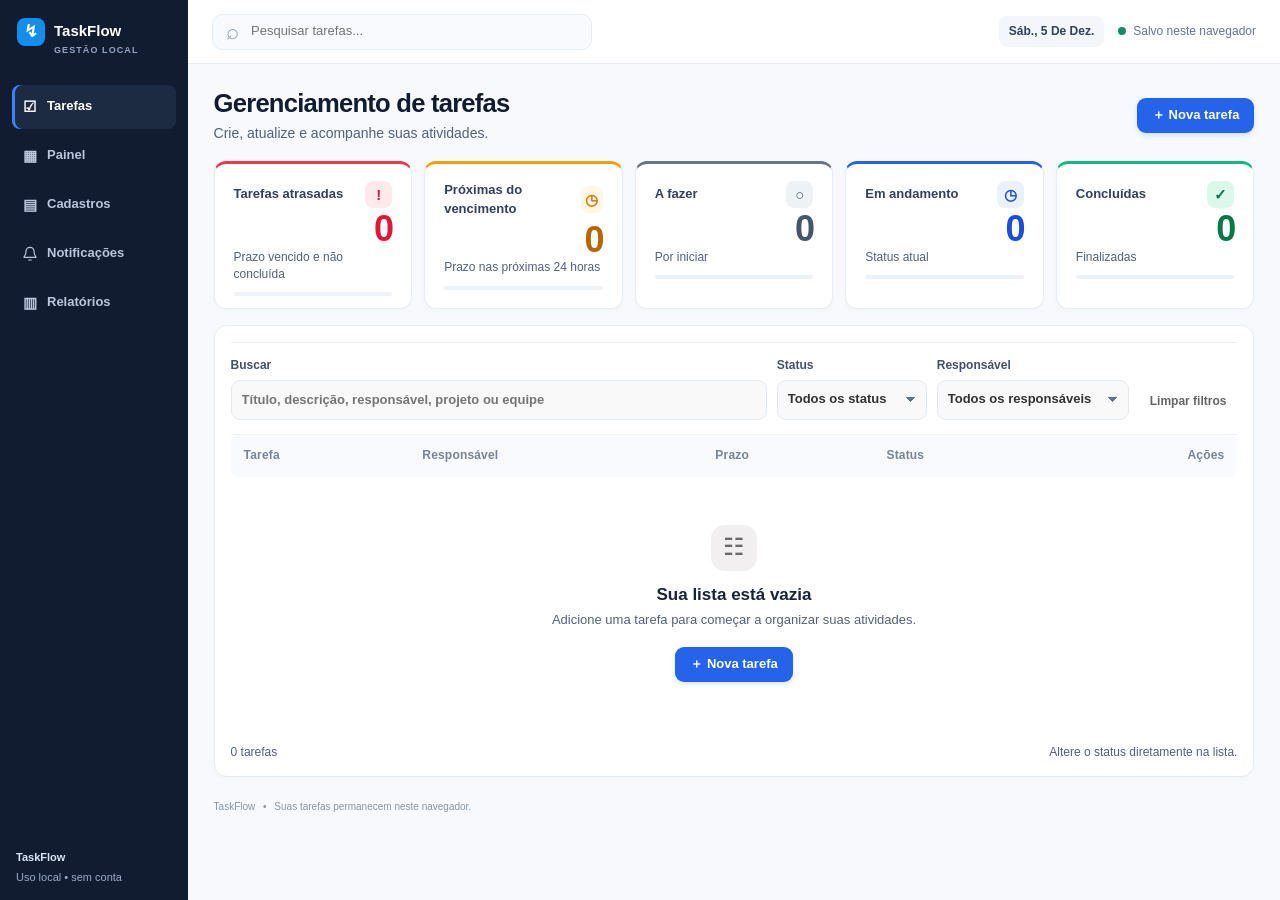
<file: index.html>
<!doctype html>
<html lang="pt-BR">
<head>
  <meta charset="utf-8">
  <meta name="viewport" content="width=device-width, initial-scale=1">
  <meta name="theme-color" content="#111c31">
  <title>TaskFlow — Gestão de tarefas</title>
  <link rel="stylesheet" href="style.css">
  <script src="js/tasks.js" defer></script>
  <script src="js/storage.js" defer></script>
  <script src="js/workspace.js" defer></script>
  <script src="js/app.js" defer></script>
</head>
<body>
  <div class="app-shell">
    <header class="topbar">
      <label id="global-search-wrap" class="global-search" hidden><span aria-hidden="true">⌕</span><input id="search" type="search" placeholder="Pesquisar tarefas..." aria-label="Pesquisar por título, descrição, responsável, projeto ou equipe"></label>
      <div class="top-actions"><span class="top-date" id="today-label"></span><span class="local-label"><span class="local-dot"></span>Salvo neste navegador</span></div>
    </header>
    <aside class="sidebar" aria-label="Navegação principal">
      <div class="sidebar-top"><a class="brand" href="#tarefas" aria-label="TaskFlow, início"><span class="brand-mark" aria-hidden="true">↯</span><span>TaskFlow<small>GESTÃO LOCAL</small></span></a><nav><a class="nav-link active" href="#tarefas" data-view="tarefas"><span aria-hidden="true">☑</span><span>Tarefas</span></a><a class="nav-link" href="#dashboard" data-view="dashboard"><span aria-hidden="true">▦</span><span>Painel</span></a><a class="nav-link" href="#cadastros" data-view="cadastros"><span aria-hidden="true">▤</span><span>Cadastros</span></a><a class="nav-link nav-notifications" href="#notificacoes" data-view="notificacoes"><span class="line-icon-wrap" aria-hidden="true"><svg class="line-icon" viewBox="0 0 24 24" fill="none" stroke="currentColor" stroke-width="1.8" stroke-linecap="round" stroke-linejoin="round"><path d="M18 8a6 6 0 0 0-12 0c0 7-3 7-3 9h18c0-2-3-2-3-9"/><path d="M10 21h4"/></svg></span><span>Notificações</span><span id="notification-count" class="nav-count" hidden>0</span></a><a class="nav-link" href="#relatorios" data-view="relatorios"><span aria-hidden="true">▥</span><span>Relatórios</span></a></nav></div>
      <div class="sidebar-foot"><span>TaskFlow</span><span>Uso local • sem conta</span></div>
    </aside>
    <main class="main-content">
      <section id="view-dashboard" class="view">
        <div class="page-heading"><div><p class="eyebrow">VISÃO GERAL</p><h1>Painel de gestão e produtividade</h1><p class="subheading"><span id="dashboard-task-count">0 tarefas</span> salvas neste navegador. Acompanhe seu fluxo de trabalho.</p></div><button class="button button-primary" data-action="new-task"><span aria-hidden="true">＋</span> Nova tarefa</button></div>
        <div class="metrics kpi-metrics" aria-label="Indicadores de tarefas">
          <article class="metric-card overdue-card"><div class="metric-top"><span>Tarefas atrasadas</span><span class="metric-icon">!</span></div><strong id="overdue-count">0</strong><small>Prazo vencido e não concluída</small><div class="metric-progress"><span id="overdue-meter"></span></div></article>
          <article class="metric-card metric-upcoming"><div class="metric-top"><span>Próximas do vencimento</span><span class="metric-icon">◷</span></div><strong id="due-soon-count">0</strong><small>Prazo nas próximas 24 horas</small><div class="metric-progress"><span id="due-soon-meter"></span></div></article>
          <article class="metric-card metric-todo"><div class="metric-top"><span>A fazer</span><span class="metric-icon">○</span></div><strong id="dashboard-todo-count">0</strong><small>Por iniciar</small><div class="metric-progress"><span id="dashboard-todo-meter"></span></div></article>
          <article class="metric-card metric-in-progress"><div class="metric-top"><span>Em andamento</span><span class="metric-icon">◷</span></div><strong id="progress-count">0</strong><small>Status atual</small><div class="metric-progress"><span id="progress-meter"></span></div></article>
          <article class="metric-card metric-done"><div class="metric-top"><span>Concluídas</span><span class="metric-icon">✓</span></div><strong id="done-count">0</strong><small id="completion-rate">0% do total</small><div class="metric-progress"><span id="completion-meter"></span></div></article>
        </div>
        <div class="dashboard-grid">
          <section class="panel dashboard-panel status-panel"><div class="panel-heading"><div><h2>Status das tarefas</h2><p>Distribuição do fluxo atual</p></div></div><div class="status-chart"><div class="status-donut" id="status-donut" role="img" aria-label="Distribuição das tarefas por status"><div><strong id="dashboard-total">0</strong><span>TAREFAS</span></div></div><ul class="status-legend"><li><span class="legend-dot done-dot"></span><span>Concluídas</span><strong id="donut-done">0</strong></li><li><span class="legend-dot todo-dot"></span><span>A fazer</span><strong id="donut-todo">0</strong></li><li><span class="legend-dot progress-dot"></span><span>Em andamento</span><strong id="donut-progress">0</strong></li></ul></div><div class="chart-footer"><span>Totais por status</span><span class="count-pill" id="dashboard-total-label">0 tarefas</span></div></section>
          <section class="panel dashboard-panel assignee-panel"><div class="panel-heading"><div><h2>Tarefas por responsável</h2><p>Quantidade de tarefas por pessoa</p></div></div><div class="assignee-counts" id="assignee-counts"><p class="chart-empty">As tarefas com responsável aparecerão aqui.</p></div></section>
        </div>
        <section class="panel kanban-panel" aria-labelledby="kanban-title">
          <div class="panel-heading"><div><h2 id="kanban-title">Fluxo de tarefas</h2><p>Acompanhe e atualize o status das suas atividades.</p></div><button class="button button-secondary" type="button" data-action="go-tasks">Ver tarefas</button></div>
          <div class="task-kanban-board" aria-label="Quadro Kanban de tarefas">
            <section class="task-kanban-column kanban-todo"><header><div><span class="kanban-dot" aria-hidden="true"></span><h3>A fazer</h3></div><span class="count-pill" id="kanban-count-todo">0</span></header><div class="kanban-task-list" id="kanban-list-todo"></div><p class="kanban-empty" id="kanban-empty-todo" hidden>Nenhuma tarefa a fazer.</p></section>
            <section class="task-kanban-column kanban-progress"><header><div><span class="kanban-dot" aria-hidden="true"></span><h3>Em andamento</h3></div><span class="count-pill" id="kanban-count-progress">0</span></header><div class="kanban-task-list" id="kanban-list-progress"></div><p class="kanban-empty" id="kanban-empty-progress" hidden>Nenhuma tarefa em andamento.</p></section>
            <section class="task-kanban-column kanban-done"><header><div><span class="kanban-dot" aria-hidden="true"></span><h3>Concluída</h3></div><span class="count-pill" id="kanban-count-done">0</span></header><div class="kanban-task-list" id="kanban-list-done"></div><p class="kanban-empty" id="kanban-empty-done" hidden>Nenhuma tarefa concluída.</p></section>
          </div>
        </section>

      </section>
      <section id="view-tarefas" class="view" hidden>
        <div class="page-heading"><div><p class="eyebrow">ORGANIZAÇÃO</p><h1>Gerenciamento de tarefas</h1><p class="subheading">Crie, atualize e acompanhe suas atividades.</p></div><button class="button button-primary" data-action="new-task">＋ Nova tarefa</button></div>
        <div class="metrics kpi-metrics compact-metrics" aria-label="Indicadores de tarefas"><article class="metric-card overdue-card"><div class="metric-top"><span>Tarefas atrasadas</span><span class="metric-icon">!</span></div><strong id="overdue-count-tasks">0</strong><small>Prazo vencido e não concluída</small><div class="metric-progress"><span id="overdue-meter-tasks"></span></div></article><article class="metric-card metric-upcoming"><div class="metric-top"><span>Próximas do vencimento</span><span class="metric-icon">◷</span></div><strong id="due-soon-count-tasks">0</strong><small>Prazo nas próximas 24 horas</small><div class="metric-progress"><span id="due-soon-meter-tasks"></span></div></article><article class="metric-card metric-todo"><div class="metric-top"><span>A fazer</span><span class="metric-icon">○</span></div><strong id="todo-count">0</strong><small>Por iniciar</small><div class="metric-progress"><span id="todo-meter-tasks"></span></div></article><article class="metric-card metric-in-progress"><div class="metric-top"><span>Em andamento</span><span class="metric-icon">◷</span></div><strong id="progress-count-tasks">0</strong><small>Status atual</small><div class="metric-progress"><span id="progress-meter-tasks"></span></div></article><article class="metric-card metric-done"><div class="metric-top"><span>Concluídas</span><span class="metric-icon">✓</span></div><strong id="done-count-tasks">0</strong><small>Finalizadas</small><div class="metric-progress"><span id="done-meter-tasks"></span></div></article></div>
        <section class="panel task-panel"><div class="filters full-filters"><label class="filter-field search-filter"><span>Buscar</span><input id="search-secondary" type="search" placeholder="Título, descrição, responsável, projeto ou equipe"></label><label class="filter-field"><span>Status</span><select id="status-filter-secondary"><option value="">Todos os status</option><option>A fazer</option><option>Em andamento</option><option>Concluída</option></select></label><label class="filter-field"><span>Responsável</span><select id="assignee-filter-secondary"><option value="">Todos os responsáveis</option></select></label><button class="button button-quiet" id="clear-filters-secondary">Limpar filtros</button></div><div class="table-wrap"><table><thead><tr><th scope="col">Tarefa</th><th scope="col">Responsável</th><th scope="col">Prazo</th><th scope="col">Status</th><th scope="col" class="actions-heading">Ações</th></tr></thead><tbody id="task-list-secondary"></tbody></table></div><div class="empty-state" id="empty-state-secondary" hidden><span class="empty-icon" aria-hidden="true">☷</span><h3 id="empty-title-secondary">Nenhuma tarefa encontrada</h3><p id="empty-copy-secondary">Tente ajustar sua busca ou seus filtros.</p><button class="button button-primary" data-action="new-task">＋ Nova tarefa</button></div><div class="panel-footer"><span id="list-summary-secondary">0 tarefas</span><span>Altere o status diretamente na lista.</span></div></section>
      </section>
      <section id="view-notificacoes" class="view" hidden>
        <div class="page-heading"><div><p class="eyebrow">PRAZOS</p><h1>Notificações</h1><p class="subheading">Tarefas não concluídas com prazo nas próximas 24 horas.</p></div></div>
        <section class="panel task-panel"><div class="table-wrap"><table><thead><tr><th scope="col">Tarefa</th><th scope="col">Responsável</th><th scope="col">Prazo</th><th scope="col">Status</th><th scope="col" class="actions-heading">Ações</th></tr></thead><tbody id="notification-list"></tbody></table></div><div class="empty-state" id="notification-empty"><span class="empty-icon" aria-hidden="true"><svg class="line-icon" viewBox="0 0 24 24" fill="none" stroke="currentColor" stroke-width="1.8" stroke-linecap="round" stroke-linejoin="round"><path d="M18 8a6 6 0 0 0-12 0c0 7-3 7-3 9h18c0-2-3-2-3-9"/><path d="M10 21h4"/></svg></span><h3>Nenhum prazo próximo</h3><p>Quando uma tarefa vencer nas próximas 24 horas, ela aparecerá aqui.</p></div><div class="panel-footer"><span id="notification-summary">0 tarefas</span><span>Os prazos são calculados com a data e a hora locais.</span></div></section>
      </section>
      <section id="view-relatorios" class="view" hidden>
        <div class="page-heading"><div><p class="eyebrow">ACOMPANHAMENTO</p><h1>Relatórios de tarefas</h1><p class="subheading">Resumo atual das tarefas e da distribuição por status.</p></div><button class="button button-primary" data-action="print-report">▣ Gerar relatório PDF</button></div>
        <div class="metrics kpi-metrics report-metrics" aria-label="Indicadores do relatório"><article class="metric-card overdue-card"><div class="metric-top"><span>Tarefas atrasadas</span><span class="metric-icon">!</span></div><strong id="report-overdue">0</strong><small>Prazo vencido e não concluída</small><div class="metric-progress"><span id="report-overdue-meter"></span></div></article><article class="metric-card metric-upcoming"><div class="metric-top"><span>Próximas do vencimento</span><span class="metric-icon">◷</span></div><strong id="report-due-soon">0</strong><small>Prazo nas próximas 24 horas</small><div class="metric-progress"><span id="report-due-soon-meter"></span></div></article><article class="metric-card metric-todo"><div class="metric-top"><span>A fazer</span><span class="metric-icon">○</span></div><strong id="report-todo">0</strong><small>Por iniciar</small><div class="metric-progress"><span id="report-todo-meter"></span></div></article><article class="metric-card metric-in-progress"><div class="metric-top"><span>Em andamento</span><span class="metric-icon">◷</span></div><strong id="report-progress">0</strong><small>Status atual</small><div class="metric-progress"><span id="report-progress-meter"></span></div></article><article class="metric-card metric-done"><div class="metric-top"><span>Concluídas</span><span class="metric-icon">✓</span></div><strong id="report-done">0</strong><small>Finalizadas</small><div class="metric-progress"><span id="report-done-meter"></span></div></article></div>
        <section class="panel report-panel"><div class="panel-heading"><div><h2>Responsáveis do relatório</h2><p>Marque uma ou mais pessoas para gerar um PDF somente com as tarefas selecionadas.</p></div></div><fieldset class="report-assignee-filter"><legend>Responsáveis</legend><div id="report-assignee-options" class="report-assignee-options"><p class="chart-empty">Nenhum responsável cadastrado.</p></div><small>Sem seleção, o relatório inclui todos os responsáveis que atendem aos filtros ativos.</small></fieldset><div class="panel-heading report-summary-heading"><div><h2>Resumo do andamento</h2><p>Indicadores do conjunto selecionado</p></div><span id="report-date" class="date-chip"></span></div><div class="report-bars"><div class="bar-row"><div><span>A fazer</span><strong id="bar-todo-value">0</strong></div><div class="bar-track"><span id="bar-todo"></span></div></div><div class="bar-row"><div><span>Em andamento</span><strong id="bar-progress-value">0</strong></div><div class="bar-track"><span id="bar-progress"></span></div></div><div class="bar-row"><div><span>Concluídas</span><strong id="bar-done-value">0</strong></div><div class="bar-track"><span id="bar-done"></span></div></div><div class="bar-row overdue-bar"><div><span>Atrasadas</span><strong id="bar-overdue-value">0</strong></div><div class="bar-track"><span id="bar-overdue"></span></div></div></div><p class="report-note">O relatório para impressão respeita a busca, os filtros e os responsáveis selecionados. Na janela de impressão, escolha “Salvar como PDF”.</p></section>
      </section>
      <section id="view-cadastros" class="view" hidden>
        <div class="page-heading"><div><p class="eyebrow">ORGANIZAÇÃO LOCAL</p><h1>Cadastros</h1><p class="subheading">Organize usuários, equipes e projetos para relacioná-los às tarefas.</p></div></div>
        <div class="registry-tabs" role="tablist" aria-label="Tipo de cadastro"><button class="registry-tab active" type="button" role="tab" aria-selected="true" data-registry-kind="users">Usuários</button><button class="registry-tab" type="button" role="tab" aria-selected="false" data-registry-kind="teams">Equipes</button><button class="registry-tab" type="button" role="tab" aria-selected="false" data-registry-kind="projects">Projetos</button></div>
        <p class="registry-note">Cadastros salvos somente neste navegador. Usuários aqui são responsáveis e registros de equipe; não criam login ou senha.</p>
        <div class="registry-layout"><section class="panel registry-form-panel"><div class="panel-heading"><div><h2 id="registry-form-title">Novo usuário</h2><p id="registry-form-copy">Cadastre pessoas para sugeri-las como responsáveis.</p></div></div><form id="registry-form" novalidate><div id="registry-fields" class="registry-fields"></div><p id="registry-error" class="form-error-summary" role="alert" hidden></p><div class="registry-actions"><button id="registry-cancel" class="button button-secondary" type="button" hidden>Cancelar edição</button><button id="registry-submit" class="button button-primary" type="submit">Adicionar usuário</button></div></form></section><section class="panel registry-list-panel"><div class="panel-heading"><div><h2 id="registry-list-title">Usuários cadastrados</h2><p id="registry-list-copy">Pessoas disponíveis para atribuição.</p></div><span id="registry-count" class="count-pill">0</span></div><div id="registry-list" class="registry-list"></div><div id="registry-empty" class="empty-state"><span class="empty-icon" aria-hidden="true">▤</span><h3>Nenhum cadastro ainda</h3><p>Adicione o primeiro registro neste navegador.</p></div></section></div>
      </section>
      <section id="view-projeto" class="view" hidden>
        <div class="page-heading project-heading"><div><p class="eyebrow">ENGENHARIA DE SOFTWARE · ROADMAP</p><h1>Ciclo de vida do TaskFlow</h1><p class="subheading">Visão de produto para planejar, desenvolver, revisar e entregar o MVP.</p></div><span class="project-version">MVP local · v1</span></div>
        <section class="project-overview panel"><div class="project-overview-top"><div><span class="project-kicker">ESCOPO ATUAL</span><h2>Um gerenciador de tarefas simples, local e verificável</h2><p>O MVP permite cadastrar, editar, excluir e acompanhar tarefas no navegador. HTML, CSS e JavaScript puro mantêm a aplicação fácil de executar e explicar em uma apresentação acadêmica.</p></div><span class="mvp-badge"><span></span> MVP sem backend</span></div><div class="project-facts"><div><small>Persistência</small><strong>localStorage</strong></div><div><small>Interface</small><strong>Dashboard responsivo</strong></div><div><small>Qualidade</small><strong>Validação + testes de regra</strong></div><div><small>Fora do MVP</small><strong>Login, API e nuvem</strong></div></div><p class="learning-note"><strong>Trilha de engenharia:</strong> o modelo de tarefas e as regras em funções reaproveitam conceitos de tipos, decomposição e controle de fluxo estudados em C e lógica. Os testes ajudam a exercitar casos de borda; IA pode apoiar estudo e revisão, mas não é dependência nem serviço da aplicação.</p></section>
        <div class="project-board-heading"><div><div class="title-line"><h2>Quadro de evolução do produto</h2><span class="count-pill">Roadmap da equipe</span></div><p>Este planejamento é separado das tarefas pessoais armazenadas no navegador.</p></div><span class="board-updated">Estado do MVP documentado</span></div>
        <div class="project-board" aria-label="Quadro Kanban do ciclo de vida do TaskFlow">
          <section class="board-column backlog-column"><header><div><span class="column-dot"></span><h3>Backlog</h3></div><span class="column-count">4</span></header><p class="column-caption">Evoluções futuras, fora do MVP atual</p><article class="roadmap-card"><span class="roadmap-tag tag-product">Produto</span><h4>Prioridade e ordenação de tarefas</h4><p>Adicionar prioridade ao modelo e ordenar a lista sem alterar os status existentes.</p><footer><span>US futura</span><span>Escopo a aprovar</span></footer></article><article class="roadmap-card"><span class="roadmap-tag tag-platform">Plataforma</span><h4>API REST e persistência compartilhada</h4><p>Planejar backend e banco de dados apenas se houver requisito de sincronização multiusuário.</p><footer><span>Arquitetura</span><span>Fora do MVP</span></footer></article><article class="roadmap-card"><span class="roadmap-tag tag-security">Acesso</span><h4>Autenticação e perfis</h4><p>Definir usuários e autorização somente junto com uma arquitetura de servidor e requisitos de privacidade.</p><footer><span>Dependência: API</span><span>Fora do MVP</span></footer></article><article class="roadmap-card"><span class="roadmap-tag tag-quality">Dados</span><h4>Importação e restauração de backup</h4><p>Validar schema e pedir confirmação antes de substituir dados locais por um JSON.</p><footer><span>Integridade</span><span>Proposta futura</span></footer></article></section>
          <section class="board-column todo-column"><header><div><span class="column-dot"></span><h3>A Fazer</h3></div><span class="column-count">3</span></header><p class="column-caption">Próximos passos técnicos imediatos</p><article class="roadmap-card"><span class="roadmap-tag tag-quality">Testes</span><h4>Automatizar fluxos de interface</h4><p>Cobrir formulário, calendário, edição, exclusão confirmada e alteração de status no DOM.</p><footer><span>Critério: regressão</span><span>Prioridade alta</span></footer></article><article class="roadmap-card"><span class="roadmap-tag tag-ux">Acessibilidade</span><h4>Revisar teclado e telas estreitas</h4><p>Conferir foco, leitura dos diálogos, contraste e rolagem do quadro em viewport móvel.</p><footer><span>UX / a11y</span><span>Prioridade alta</span></footer></article><article class="roadmap-card"><span class="roadmap-tag tag-quality">Relatórios</span><h4>Validar JSON e impressão no navegador</h4><p>Checar download, conteúdo filtrado, janela bloqueada e saída “Salvar como PDF”.</p><footer><span>RF05 / RF06</span><span>Prioridade média</span></footer></article></section>
          <section class="board-column progress-column"><header><div><span class="column-dot"></span><h3>Em Desenvolvimento</h3></div><span class="column-count">2</span></header><p class="column-caption">Frente atual de evolução técnica</p><article class="roadmap-card"><span class="roadmap-tag tag-ui">Interface</span><h4>Integrar o roadmap ao dashboard</h4><p>Adicionar uma visão de projeto com colunas, resumo do MVP e próximos critérios de aceite.</p><footer><span>DOM / navegação</span><span>Iteração atual</span></footer></article><article class="roadmap-card"><span class="roadmap-tag tag-logic">Qualidade</span><h4>Ampliar testes de fronteira das datas</h4><p>Verificar virada de mês/ano, ano bissexto e bloqueio de dias anteriores à data local.</p><footer><span>Regras de estado</span><span>Iteração atual</span></footer></article></section>
          <section class="board-column review-column"><header><div><span class="column-dot"></span><h3>Em Revisão</h3></div><span class="column-count">2</span></header><p class="column-caption">Validação antes de considerar entregue</p><article class="roadmap-card"><span class="roadmap-tag tag-ux">Usabilidade</span><h4>Executar revisão visual no navegador</h4><p>Comparar o dashboard e o calendário com o Stitch em desktop, tablet e celular.</p><footer><span>Revisão manual</span><span>Ambiente pendente</span></footer></article><article class="roadmap-card"><span class="roadmap-tag tag-quality">Code review</span><h4>Revisar fluxos CRUD completos</h4><p>Confirmar cancelar/salvar, excluir/cancelar, persistência após recarregar e mensagens de erro.</p><footer><span>Critérios HU01–HU05</span><span>Revisão manual</span></footer></article></section>
          <section class="board-column done-column"><header><div><span class="column-dot"></span><h3>Concluído</h3></div><span class="column-count">5</span></header><p class="column-caption">Entregue no estado atual do MVP</p><article class="roadmap-card done-card"><span class="roadmap-tag tag-done">MVP</span><h4>Dashboard e gerenciamento local</h4><p>Indicadores reais, busca, filtros, cadastro, edição, exclusão e atualização de status.</p><footer><span>HTML / CSS / JS</span><span>Entregue</span></footer></article><article class="roadmap-card done-card"><span class="roadmap-tag tag-done">Dados</span><h4>Persistência protegida</h4><p>localStorage versionado, validação de registros e proteção contra sobrescrita inválida.</p><footer><span>taskflow.tasks.v1</span><span>Entregue</span></footer></article><article class="roadmap-card done-card"><span class="roadmap-tag tag-done">Prazo</span><h4>Calendário com datas válidas</h4><p>Calendário próprio, dias passados bloqueados e prazo editável mesmo em tarefa concluída.</p><footer><span>Data local</span><span>Entregue</span></footer></article><article class="roadmap-card done-card"><span class="roadmap-tag tag-done">Exportação</span><h4>JSON e relatório imprimível</h4><p>Exportação local e página de impressão com busca e filtros aplicados.</p><footer><span>Sem serviços externos</span><span>Entregue</span></footer></article><article class="roadmap-card done-card"><span class="roadmap-tag tag-done">Testes</span><h4>Testes automatizados de regras</h4><p>12 cenários unitários de validação, status, filtros, armazenamento e datas.</p><footer><span>node tests/run-tests.js</span><span>12 aprovados</span></footer></article></section>
        </div>
        <section class="project-detail-grid"><article class="panel detail-panel"><div class="panel-heading"><div><h2>Histórias para as próximas evoluções</h2><p>Critérios verificáveis para orientar novas entregas</p></div></div><div class="story-list"><details class="story-item" open><summary><span>US01 · Priorizar tarefas</span><span class="story-status">Backlog</span></summary><p>Como usuário, quero definir prioridade para organizar o que precisa de atenção primeiro.</p><ul><li>Prioridade aceita valores definidos e aparece na lista.</li><li>Posso filtrar e ordenar sem perder os filtros de status e responsável.</li><li>A prioridade permanece após recarregar a aplicação.</li></ul></details><details class="story-item"><summary><span>US02 · Restaurar backup local</span><span class="story-status">Backlog</span></summary><p>Como usuário, quero importar um backup JSON para recuperar minhas tarefas em outro perfil do navegador.</p><ul><li>O arquivo é validado antes de qualquer gravação.</li><li>Dados inválidos geram mensagem clara e não alteram os registros atuais.</li><li>Substituir ou mesclar dados exige confirmação explícita.</li></ul></details><details class="story-item"><summary><span>US03 · Visualizar tarefas em Kanban</span><span class="story-status">Proposta</span></summary><p>Como usuário, quero ver minhas tarefas agrupadas por status para entender o fluxo de trabalho.</p><ul><li>As colunas refletem apenas A fazer, Em andamento e Concluída.</li><li>Mover uma tarefa atualiza status, lista e localStorage.</li><li>A visualização respeita busca e filtros ativos e funciona por teclado.</li></ul></details></div></article><article class="panel detail-panel"><div class="panel-heading"><div><h2>Práticas para elevar o projeto</h2><p>Fluxo simples, rastreável e adequado ao portfólio</p></div></div><div class="practice-list"><div><span class="practice-index">01</span><p><strong>Git por entrega pequena</strong><br>Use `main` estável e branches `feat/`, `fix/` e `docs/`; faça commits claros como `feat: add project roadmap`.</p></div><div><span class="practice-index">02</span><p><strong>Revisão antes de integrar</strong><br>Abra PR com contexto, critérios de aceite, capturas e evidências dos testes; evite commits grandes sem escopo.</p></div><div><span class="practice-index">03</span><p><strong>Separação que já existe</strong><br>Mantenha regras em `js/tasks.js`, persistência em `js/storage.js`, interface em `js/app.js` e estilos em `style.css`.</p></div><div><span class="practice-index">04</span><p><strong>Aprender com rastreabilidade</strong><br>Relacione cada requisito a uma história, teste e decisão. Conceitos de C e lógica ajudam a explicar modelo, estado, validação e casos de borda; use IA como apoio de estudo e revisão, validando cada sugestão.</p></div></div><div class="next-command"><strong>Comando de regressão</strong><code>node tests/run-tests.js</code></div></article></section>
      </section>
      <footer class="app-footer">TaskFlow <span>•</span> Suas tarefas permanecem neste navegador.</footer>
    </main>
  </div>
  <div id="toast" class="toast" role="status" aria-live="polite" hidden></div>
  <dialog id="task-dialog" class="task-dialog" aria-labelledby="dialog-title"><form id="task-form" novalidate><div class="dialog-heading"><div><span class="dialog-symbol" aria-hidden="true">☑</span><h2 id="dialog-title">Nova tarefa</h2></div><button class="icon-button" type="button" data-action="close-dialog" aria-label="Fechar">×</button></div><div class="dialog-body"><div id="form-error-summary" class="form-error-summary" role="alert" hidden></div><input id="task-id" type="hidden"><label class="form-field"><span>Título da tarefa <b>* Obrigatório</b></span><input id="task-title" name="title" maxlength="120" required aria-required="true" placeholder="Ex.: Preparar apresentação"><small class="field-error" id="title-error"></small></label><div class="task-details-grid"><label class="form-field description-field"><span>Descrição <small class="optional-label">Opcional</small></span><textarea id="task-description" name="description" rows="5" maxlength="1000" placeholder="Adicione detalhes ou observações (opcional)"></textarea></label><div class="task-meta-fields"><label class="form-field"><span>Responsável <b>* Obrigatório</b></span><input id="task-assignee" name="assignee" list="registered-users" maxlength="80" required aria-required="true" placeholder="Nome da pessoa responsável"><datalist id="registered-users"></datalist><small class="field-error" id="assignee-error"></small></label><label class="form-field"><span>Projeto <small class="optional-label">Opcional</small></span><select id="task-project" name="projectId"><option value="">Sem projeto</option></select></label><label class="form-field"><span>Equipe <small class="optional-label">Opcional</small></span><select id="task-team" name="teamId"><option value="">Sem equipe</option></select></label><div class="form-field date-field"><label for="task-due-date">Prazo e horário <b>* Obrigatório</b></label><div class="deadline-input-wrap"><div class="deadline-part date-part"><input id="task-due-date" name="dueDate" type="text" readonly required aria-required="true" aria-haspopup="dialog" aria-expanded="false" aria-label="Data do prazo" placeholder="Selecione uma data"><button id="open-date-picker" type="button" class="date-picker-toggle" aria-label="Abrir calendário do prazo" aria-controls="calendar-picker">▦</button></div><div class="deadline-part time-part"><input id="task-due-time" name="dueTime" type="time" step="60" required aria-required="true" aria-describedby="time-error" aria-label="Horário do prazo"><button id="open-time-picker" type="button" class="time-picker-toggle" aria-label="Selecionar horário do prazo">◷</button></div></div><small class="date-hint">Escolha uma data e um horário. O prazo pode ser alterado mesmo após concluir a tarefa.</small><small class="field-error" id="date-error"></small><small class="field-error" id="time-error"></small><div id="calendar-picker" class="calendar-picker" role="group" aria-label="Selecionar prazo" hidden><div class="calendar-head"><button id="calendar-prev" type="button" aria-label="Mês anterior">‹</button><strong id="calendar-month"></strong><button id="calendar-next" type="button" aria-label="Próximo mês">›</button></div><div class="calendar-weekdays" aria-hidden="true"><span>Seg</span><span>Ter</span><span>Qua</span><span>Qui</span><span>Sex</span><span>Sáb</span><span>Dom</span></div><div id="calendar-days" class="calendar-days" role="grid" aria-label="Dias do mês"></div><p class="calendar-legend">Dias anteriores indisponíveis; hoje e horários futuros podem ser selecionados.</p></div></div></div></div><label id="status-field" class="form-field"><span>Status <b>* Obrigatório</b></span><select id="task-status" name="status" required aria-required="true"><option value="" selected disabled hidden>Selecione um status</option><option>A fazer</option><option>Em andamento</option><option>Concluída</option></select><small class="field-error" id="status-error"></small></label></div><div class="dialog-actions"><button class="button button-secondary" type="button" data-action="close-dialog">Cancelar</button><button class="button button-primary" id="save-task" type="submit">Criar tarefa</button></div></form></dialog>
  <dialog id="confirm-dialog" class="confirm-dialog" aria-labelledby="confirm-title"><form method="dialog"><span class="confirm-mark" aria-hidden="true">!</span><h2 id="confirm-title">Excluir tarefa?</h2><p id="confirm-copy">Esta ação removerá a tarefa do armazenamento local.</p><div class="dialog-actions"><button class="button button-secondary" value="cancel">Cancelar</button><button id="confirm-delete" class="button button-danger" value="confirm">Excluir tarefa</button></div></form></dialog>
</body>
</html>
</file>
<file: style.css>
:root{color-scheme:light;--canvas:#f1efef;--surface:#fff;--surface-soft:#f8f7f7;--surface-muted:#efeded;--ink:#202020;--muted:#686868;--line:#e6e4e4;--accent:#171717;--danger:#b42318;--danger-soft:#fff0ee;--radius:16px;--shadow:0 2px 8px rgba(24,24,24,.035);font-family:Inter,"Segoe UI",Arial,sans-serif}*{box-sizing:border-box}body{margin:0;background:var(--canvas);color:var(--ink);font-size:14px;line-height:1.45}button,input,select,textarea{font:inherit}button{color:inherit}.app-shell{min-height:100vh;max-width:1600px;margin:0 auto;background:var(--canvas);padding:16px 16px 0 88px;position:relative}.topbar{height:70px;position:sticky;top:16px;z-index:5;display:flex;align-items:center;gap:32px;padding:0 24px;background:rgba(248,247,247,.94);border:1px solid var(--line);border-radius:16px 16px 0 0;backdrop-filter:blur(12px)}.brand{display:flex;align-items:center;gap:10px;color:var(--ink);font-size:17px;font-weight:700;text-decoration:none;white-space:nowrap}.brand-mark{display:grid;place-items:center;width:34px;height:34px;border-radius:10px;background:var(--accent);color:white;font-weight:700}.workspace-tag{margin-left:3px;padding:4px 9px;border-radius:7px;background:#e7e5e5;color:var(--muted);font-size:11px;font-weight:600}.global-search{display:flex;align-items:center;gap:10px;width:min(440px,40vw);height:40px;margin:auto;padding:0 13px;border:1px solid var(--line);border-radius:11px;background:var(--surface);color:#868686}.global-search>span{font-size:22px}.global-search input{width:100%;border:0;outline:0;background:transparent;color:var(--ink)}.global-search:focus-within,.filter-field:focus-within,.form-field:focus-within{outline:3px solid #8882;outline-offset:1px}.top-actions{display:flex;align-items:center;gap:16px}.local-label{display:flex;align-items:center;gap:7px;color:var(--muted);font-size:12px;white-space:nowrap}.local-dot{width:8px;height:8px;border-radius:50%;background:#51856c}.avatar{width:34px;height:34px;border:0;border-radius:50%;background:#e7e5e5;font-size:11px;font-weight:700}.sidebar{position:fixed;top:86px;bottom:0;left:max(0px,calc((100vw - 1600px)/2 + 16px));z-index:6;display:flex;flex-direction:column;justify-content:space-between;width:72px;padding:16px 9px;background:#e8e6e6;border-right:1px solid var(--line)}.sidebar nav{display:grid;gap:8px}.nav-link{display:flex;flex-direction:column;align-items:center;justify-content:center;gap:3px;min-height:54px;border-radius:11px;color:#5c5c5c;text-decoration:none;font-size:10px;font-weight:600}.nav-link>span:first-child{font-size:20px}.nav-link:hover{background:#f2f1f1;color:var(--ink)}.nav-link.active{background:var(--accent);color:white;box-shadow:var(--shadow)}.sidebar-foot{display:grid;gap:4px;text-align:center;color:#777;font-size:9px}.sidebar-foot span:first-child{font-weight:700;color:#555}.main-content{min-height:calc(100vh - 86px);padding:32px clamp(18px,3vw,44px) 18px;background:#f6f4f4;border:1px solid var(--line);border-top:0;border-radius:0 0 16px 16px}.view[hidden]{display:none}.page-heading{display:flex;align-items:flex-end;justify-content:space-between;gap:20px;margin:4px 0 25px}.eyebrow{margin:0 0 6px;color:#777;font-size:10px;font-weight:700;letter-spacing:.1em}.page-heading h1{margin:0;font-size:clamp(24px,2vw,31px);letter-spacing:-.035em;line-height:1.2}.subheading{margin:6px 0 0;color:var(--muted);font-size:13px}.button{display:inline-flex;align-items:center;justify-content:center;gap:7px;min-height:38px;padding:0 14px;border:1px solid transparent;border-radius:10px;font-size:12px;font-weight:600;cursor:pointer;transition:background .15s ease,transform .15s ease}.button:active{transform:scale(.98)}.button:focus-visible,.icon-button:focus-visible,.nav-link:focus-visible{outline:3px solid #6d6d6d;outline-offset:2px}.button-primary{background:var(--accent);color:white}.button-primary:hover{background:#393939}.button-secondary{border-color:var(--line);background:#fff;color:var(--ink)}.button-secondary:hover,.button-quiet:hover{background:#eeeded}.button-quiet{min-height:36px;padding:0 10px;background:transparent;color:#656565}.button-danger{background:var(--danger);color:white}.metrics{display:grid;grid-template-columns:repeat(4,minmax(0,1fr));gap:16px;margin-bottom:22px}.metric-card{min-height:136px;padding:17px 19px;background:var(--surface);border:1px solid #eceaea;border-radius:14px;box-shadow:var(--shadow)}.metric-top{display:flex;align-items:center;justify-content:space-between;gap:10px;color:#626262;font-size:12px;font-weight:600}.metric-icon{display:grid;place-items:center;width:30px;height:30px;border-radius:8px;background:#f0eeee;color:#333;font-size:17px;font-weight:600}.metric-card>strong{display:block;margin-top:7px;font-size:38px;font-weight:600;letter-spacing:-.05em;line-height:1.1}.metric-card>small{display:block;margin-top:5px;color:#777;font-size:11px}.overdue-card .metric-icon{background:var(--danger-soft);color:var(--danger)}.overdue-card>strong{color:#252525}.panel{background:var(--surface);border:1px solid #eceaea;border-radius:17px;box-shadow:var(--shadow)}.task-panel{padding:20px 20px 0}.panel-heading{display:flex;align-items:center;justify-content:space-between;gap:16px;padding-bottom:16px}.title-line{display:flex;align-items:center;gap:10px}.panel-heading h2{margin:0;font-size:17px;letter-spacing:-.02em}.panel-heading p{margin:3px 0 0;color:#777;font-size:12px}.count-pill,.date-chip{display:inline-block;padding:4px 9px;border-radius:20px;background:#f0eeee;color:#626262;font-size:10px;font-weight:600}.filters{display:flex;align-items:end;gap:10px;padding:14px 0;border-top:1px solid #f1efef;border-bottom:1px solid #f1efef}.filter-field{display:grid;gap:5px;min-width:144px;color:#737373;font-size:10px;font-weight:600}.filter-field select,.filter-field input{height:36px;padding:0 10px;border:1px solid var(--line);border-radius:9px;background:#faf9f9;color:#333;font-size:11px;outline:0}.filter-field select{min-width:150px}.filter-spacer{flex:1}.filters>.button{min-height:36px;font-size:11px}.table-wrap{width:100%;overflow-x:auto}table{width:100%;border-collapse:collapse;text-align:left}thead{background:#f8f7f7;color:#767676;font-size:10px;letter-spacing:.015em}th{height:38px;padding:0 13px;font-weight:600;white-space:nowrap}th:first-child{border-radius:8px 0 0 8px}th:last-child{border-radius:0 8px 8px 0}td{padding:13px;border-bottom:1px solid #f1efef;vertical-align:middle}tbody tr:last-child td{border-bottom:0}.task-name{display:block;max-width:360px;overflow:hidden;color:#242424;font-size:12px;font-weight:650;text-overflow:ellipsis;white-space:nowrap}.task-description{display:block;max-width:420px;margin-top:3px;overflow:hidden;color:#777;font-size:10px;text-overflow:ellipsis;white-space:nowrap}.assignee-cell,.date-cell{color:#505050;font-size:11px;white-space:nowrap}.date-overdue{color:var(--danger);font-weight:650}.status-select{min-height:28px;padding:0 24px 0 9px;border:1px solid transparent;border-radius:20px;background:#f0eeee;color:#494949;font-size:10px;font-weight:600;cursor:pointer}.status-select[data-status="Concluída"]{background:#e9eeea;color:#425d49}.status-select[data-status="Em andamento"]{background:#eeeeee;color:#323232}.status-select:focus{outline:2px solid #888}.row-actions{display:flex;justify-content:flex-end;gap:5px}.row-action{display:grid;place-items:center;width:30px;height:30px;border:0;border-radius:8px;background:transparent;color:#666;font-size:14px;cursor:pointer}.row-action:hover{background:#f0eeee;color:var(--ink)}.row-action.delete:hover{background:var(--danger-soft);color:var(--danger)}.actions-heading{text-align:right}.panel-footer{display:flex;justify-content:space-between;gap:15px;padding:14px 0;color:#777;font-size:10px}.empty-state{padding:48px 16px;text-align:center}.empty-icon{display:inline-grid;place-items:center;width:46px;height:46px;border-radius:14px;background:#f1efef;color:#696969;font-size:24px}.empty-state h3{margin:12px 0 4px;font-size:15px}.empty-state p{margin:0 0 17px;color:#777;font-size:12px}.compact-metrics{margin-bottom:20px}.full-filters{flex-wrap:wrap}.search-filter{flex:1;min-width:220px}.search-filter input{min-width:220px}.report-panel{padding:22px 24px}.report-panel .panel-heading{border-bottom:1px solid #f0eeee}.report-bars{display:grid;gap:20px;padding:26px 0}.bar-row>div:first-child{display:flex;justify-content:space-between;margin-bottom:8px;color:#555;font-size:12px}.bar-row strong{color:#222}.bar-track{height:9px;overflow:hidden;border-radius:20px;background:#efeded}.bar-track span{display:block;width:0;height:100%;border-radius:20px;background:#242424;transition:width .2s}.overdue-bar .bar-track span{background:#ad4b42}.report-note{margin:0;padding:14px 16px;border-radius:11px;background:#f7f6f6;color:#686868;font-size:11px}.app-footer{padding:23px 0 2px;color:#858585;font-size:10px}.app-footer span{padding:0 5px}.task-dialog,.confirm-dialog{width:min(570px,calc(100% - 28px));padding:0;border:0;border-radius:16px;background:white;color:var(--ink);box-shadow:0 24px 80px #0003}.task-dialog::backdrop,.confirm-dialog::backdrop{background:#25252566;backdrop-filter:blur(3px)}.dialog-heading{display:flex;align-items:center;justify-content:space-between;padding:18px 22px;border-bottom:1px solid #eeecec;background:#faf9f9}.dialog-heading>div{display:flex;align-items:center;gap:11px}.dialog-symbol{display:grid;place-items:center;width:30px;height:30px;border-radius:9px;background:#eeeded;font-size:16px}.dialog-heading h2,.confirm-dialog h2{margin:0;font-size:17px}.icon-button{width:32px;height:32px;border:0;border-radius:8px;background:transparent;color:#777;font-size:22px;cursor:pointer}.icon-button:hover{background:#eeeded}.dialog-body{display:grid;gap:15px;padding:21px 22px}.form-field{display:grid;gap:6px;color:#484848;font-size:11px;font-weight:600}.form-field b{color:#bd423a}.form-field input,.form-field textarea,.form-field select{width:100%;padding:10px 12px;border:1px solid #e7e5e5;border-radius:9px;background:#f9f8f8;color:#222;font-size:12px;font-weight:400;outline:0}.form-field input,.form-field select{height:40px}.form-field textarea{resize:vertical;min-height:76px}.form-grid{display:grid;grid-template-columns:1fr 1fr;gap:14px}.field-error{min-height:0;color:var(--danger);font-size:10px;font-weight:500}.field-error:not(:empty){min-height:14px}.dialog-actions{display:flex;justify-content:flex-end;gap:9px;padding:0 22px 20px}.confirm-dialog{width:min(400px,calc(100% - 28px));padding:25px}.confirm-dialog form{text-align:center}.confirm-mark{display:grid;place-items:center;width:42px;height:42px;margin:0 auto 12px;border-radius:50%;background:var(--danger-soft);color:var(--danger);font-weight:700}.confirm-dialog p{margin:8px 0 22px;color:#717171;font-size:12px}.confirm-dialog .dialog-actions{padding:0}.toast{position:fixed;right:22px;bottom:22px;z-index:10;max-width:min(420px,calc(100vw - 44px));padding:12px 16px;border-radius:11px;background:#242424;color:white;font-size:12px;box-shadow:0 8px 28px #0002}.toast[data-kind="error"]{background:#9c2d25}.toast[hidden]{display:none}.report-view-title{display:none}
@media(max-width:1050px){.global-search{width:min(340px,35vw)}.workspace-tag{display:none}.filters{flex-wrap:wrap}.filter-spacer{display:none}.filters>.button{flex:1}.metrics{gap:11px}.metric-card{padding:15px}.metric-card>strong{font-size:34px}}
@media(max-width:760px){.app-shell{padding:0 0 0 0}.topbar{top:0;height:62px;padding:0 14px;border-radius:0;gap:12px}.brand{font-size:15px}.brand-mark{width:31px;height:31px}.global-search{flex:1;width:auto;min-width:0;height:36px;margin:0}.global-search input{font-size:11px}.top-actions{gap:8px}.local-label{font-size:0}.local-dot{width:9px;height:9px}.sidebar{top:auto;right:0;bottom:0;left:0;width:auto;height:62px;padding:5px 10px;border-top:1px solid var(--line);border-right:0;background:#f8f7f7}.sidebar nav{display:flex;justify-content:space-around;gap:6px}.nav-link{flex:1;min-height:50px;flex-direction:row;gap:7px;font-size:11px}.sidebar-foot{display:none}.main-content{min-height:calc(100vh - 62px);padding:23px 15px 82px;border:0;border-radius:0}.page-heading{align-items:flex-start;margin:0 0 19px}.page-heading h1{font-size:23px}.page-heading .button{min-height:36px;padding:0 10px;font-size:11px;white-space:nowrap}.subheading{font-size:11px}.metrics{grid-template-columns:repeat(2,minmax(0,1fr));gap:9px;margin-bottom:14px}.metric-card{min-height:117px;padding:13px}.metric-top{font-size:10px}.metric-icon{width:25px;height:25px;font-size:14px}.metric-card>strong{font-size:31px}.metric-card>small{font-size:9px}.task-panel{padding:15px 13px 0}.panel-heading{align-items:flex-start}.panel-heading h2{font-size:15px}.panel-heading p{font-size:10px}.panel-heading>.button{min-height:32px;padding:0 9px;font-size:10px}.filters{align-items:stretch;gap:8px}.filter-field{flex:1;min-width:calc(50% - 8px)}.filter-field select{width:100%;min-width:0}.filters>.button{flex:1;min-width:calc(50% - 8px)}.filters>.button-secondary{font-size:10px}.table-wrap{margin:0 -13px;padding:0 13px}table{min-width:690px}th{padding:0 10px}td{padding:11px 10px}.panel-footer{font-size:9px}.panel-footer span:last-child{max-width:48%;text-align:right}.full-filters .search-filter{flex-basis:100%}.search-filter input{min-width:0}.report-panel{padding:17px}.report-bars{gap:16px;padding:21px 0}.form-grid{grid-template-columns:1fr}.dialog-body{padding:17px}.dialog-heading{padding:15px 17px}.dialog-actions{padding:0 17px 17px}.app-footer{font-size:9px}}
@media(max-width:390px){.brand{gap:6px}.brand-mark{width:28px;height:28px}.brand>span:last-child{font-size:14px}.topbar{padding:0 9px}.global-search{gap:5px;padding:0 7px}.global-search>span{font-size:18px}.avatar{width:29px;height:29px}.page-heading{gap:8px}.page-heading h1{font-size:20px}.page-heading .button{font-size:10px;padding:0 8px}.metric-card{padding:11px}.metric-card>strong{font-size:28px}}
@media(prefers-reduced-motion:reduce){*,*::before,*::after{scroll-behavior:auto!important;transition:none!important}}
@media print{body{background:#fff;font-size:10pt}.app-shell{max-width:none;padding:0}.topbar,.sidebar,.page-heading>.button,.filters,.row-actions,.app-footer,.task-dialog,.confirm-dialog,.toast{display:none!important}.main-content{min-height:0;padding:0;background:#fff;border:0}.view{display:none!important}#view-dashboard{display:block!important}#view-dashboard>.page-heading{display:block;margin:0 0 16px}#view-dashboard>.page-heading::after{content:"Relatório de tarefas";display:block;font-size:11pt;color:#555;margin-top:4px}.metrics{grid-template-columns:repeat(4,1fr);gap:8px;margin-bottom:14px}.metric-card{min-height:auto;padding:10px;box-shadow:none;border:1px solid #ddd;border-radius:8px}.metric-card>strong{font-size:22pt}.panel{box-shadow:none;border:1px solid #ddd;border-radius:8px}.task-panel{padding:10px}.panel-heading{padding:0 0 8px}.table-wrap{overflow:visible}table{min-width:0}th,td{padding:6px;font-size:8pt}.task-name,.assignee-cell,.date-cell,.status-select{font-size:8pt}.task-description{white-space:normal}.status-select{padding:0;background:transparent!important;color:#222!important;-webkit-appearance:none;appearance:none}.panel-footer span:last-child{display:none}.panel-footer{padding-bottom:0}.empty-state{padding:15px}.empty-state .button{display:none}@page{margin:14mm}}
body{font-variant-numeric:tabular-nums}

/* Destaques funcionais e cabeçalho completo */
.top-date{padding:7px 10px;border-radius:9px;background:#fff;color:#494949;font-size:11px;font-weight:650;white-space:nowrap;text-transform:capitalize}
.status-select[data-status="Concluída"]{border-color:#166534;background:#16803c;color:#fff;font-weight:700}
.status-select[data-status="Concluída"]:focus{outline-color:#14532d}
.date-badge{display:inline-block;padding:5px 8px;border-radius:7px;background:#f0eeee;color:#444;font-size:11px;font-weight:600}
.date-badge.date-overdue{background:#b42318;color:#fff;font-weight:750;box-shadow:0 0 0 1px #8f1c13}
.form-field>span b{color:#a6221a;font-size:9px;font-weight:750}
.optional-label{margin-left:4px;color:#777;font-size:9px;font-weight:400}
.date-hint{color:#777;font-size:10px;font-weight:400;line-height:1.4}
.form-error-summary{padding:10px 12px;border:1px solid #b42318;border-left-width:4px;border-radius:8px;background:#fff0ee;color:#8f1c13;font-size:12px;font-weight:700}
.form-error-summary[hidden]{display:none}
.form-field [aria-invalid="true"]{border-color:#b42318;background:#fff9f8}
.topbar{position:relative;top:auto;background:#f8f7f7;backdrop-filter:none}
.status-select option{background:#fff;color:#333}
.status-select option:checked{background:#fff;color:#333}
@media(max-width:760px){.top-date{font-size:10px;padding:6px 7px}.local-label{font-size:0}.top-actions{gap:7px}}

/* Calendário próprio: passados marcados e indisponíveis, hoje/futuro ativos */
.date-field{position:relative;align-self:start}
.date-field>label{color:#484848;font-size:11px;font-weight:600}
.date-field>label b{color:#a6221a;font-size:9px;font-weight:750}
.date-input-wrap{display:flex;align-items:center;gap:0}
.date-input-wrap input{min-width:0;flex:1;border-radius:9px 0 0 9px!important;background:#f9f8f8!important;cursor:pointer}
.date-picker-toggle{width:42px;height:40px;border:1px solid #e7e5e5;border-left:0;border-radius:0 9px 9px 0;background:#f9f8f8;color:#333;font-size:16px;cursor:pointer}
.date-picker-toggle:hover{background:#eeeded}
.date-input-wrap:focus-within{outline:3px solid #8882;outline-offset:1px;border-radius:10px}
.calendar-picker{position:static;margin-top:7px;padding:12px;border:1px solid #e6e4e4;border-radius:12px;background:#fff;box-shadow:0 8px 24px rgba(32,32,32,.1)}
.calendar-picker[hidden]{display:none}
.calendar-head{display:flex;align-items:center;justify-content:space-between;gap:8px;margin-bottom:8px}
.calendar-head strong{color:#191919;font-size:12px;font-weight:700;text-transform:capitalize}
.calendar-head button{width:30px;height:30px;border:0;border-radius:8px;background:#f3f2f2;color:#171717;font-size:21px;line-height:1;cursor:pointer}
.calendar-head button:hover:not(:disabled){background:#e6e4e4}
.calendar-head button:disabled{color:#c9c7c7;cursor:not-allowed}
.calendar-weekdays,.calendar-days{display:grid;grid-template-columns:repeat(7,minmax(28px,1fr));gap:3px;text-align:center}
.calendar-weekdays{margin-bottom:4px;color:#777;font-size:9px;font-weight:600}
.calendar-weekdays span{padding:4px 0}
.calendar-day,.calendar-empty{position:relative;display:grid;place-items:center;min-width:28px;height:32px;border:1px solid transparent;border-radius:7px;background:#fff;color:#171717;font-size:11px;font-weight:750}
.calendar-day{cursor:pointer}
.calendar-day-available:hover{border-color:#171717;background:#171717;color:#fff}
.calendar-day-today{border-color:#171717}
.calendar-day-selected{background:#171717;color:#fff}
.calendar-day-past{background:#f2f1f1;color:#bcb9b9;cursor:not-allowed;font-weight:500}
.calendar-legend{display:flex;align-items:center;gap:5px;margin:10px 0 0;color:#666;font-size:9px}
.legend-past{color:#b42318;font-size:15px;font-weight:700}
.legend-future{margin-left:auto;color:#171717;font-size:10px}
.task-dialog{max-height:calc(100vh - 32px);overflow-y:auto}
.form-grid{align-items:start}
.calendar-day:focus-visible,.calendar-head button:focus-visible,.date-picker-toggle:focus-visible{outline:2px solid #171717;outline-offset:2px}

/* Visão de projeto e roadmap */
.project-heading{align-items:center}
.project-version{padding:8px 12px;border:1px solid #e5e1e0;border-radius:9px;background:#fff;color:#444;font-size:11px;font-weight:650;white-space:nowrap}
.project-overview{margin-bottom:22px;padding:22px 24px}
.project-overview-top{display:flex;justify-content:space-between;align-items:flex-start;gap:24px}
.project-kicker{color:#777;font-size:9px;font-weight:750;letter-spacing:.1em}
.project-overview h2{margin:6px 0 7px;font-size:19px;letter-spacing:-.025em}
.project-overview-top p{max-width:780px;margin:0;color:#696969;font-size:12px}
.mvp-badge{display:inline-flex;align-items:center;gap:7px;padding:7px 10px;border-radius:18px;background:#efeded;color:#333;font-size:10px;font-weight:650;white-space:nowrap}
.mvp-badge span{width:7px;height:7px;border-radius:50%;background:#27834a}
.project-facts{display:grid;grid-template-columns:repeat(4,minmax(0,1fr));gap:10px;margin-top:20px}
.project-facts>div{display:grid;gap:4px;padding:11px 12px;border-radius:10px;background:#f8f7f7}
.project-facts small{color:#777;font-size:9px}
.project-facts strong{font-size:11px;font-weight:650}
.learning-note{margin:15px 0 0;padding:12px 14px;border-left:3px solid #252525;border-radius:0 8px 8px 0;background:#f8f7f7;color:#626262;font-size:10px}
.learning-note strong{color:#252525}
.project-board-heading{display:flex;justify-content:space-between;align-items:end;gap:16px;margin:22px 0 12px}
.project-board-heading h2{margin:0;font-size:17px;letter-spacing:-.02em}
.project-board-heading p{margin:4px 0 0;color:#777;font-size:11px}
.board-updated{color:#777;font-size:10px;white-space:nowrap}
.project-board{display:grid;grid-template-columns:repeat(5,minmax(218px,1fr));align-items:start;gap:12px;overflow-x:auto;padding:2px 2px 14px;scroll-snap-type:x proximity}
.board-column{min-width:0;padding:12px;border:1px solid #e7e4e4;border-radius:14px;background:#eeecec;scroll-snap-align:start}
.board-column>header{display:flex;align-items:center;justify-content:space-between;gap:8px}
.board-column>header>div{display:flex;align-items:center;gap:8px;min-width:0}
.board-column h3{margin:0;font-size:12px;font-weight:700;white-space:nowrap}
.column-dot{width:8px;height:8px;flex:0 0 auto;border-radius:50%;background:#5e5e5e}
.progress-column .column-dot{background:#202020}
.review-column .column-dot{background:#9b7935}
.done-column .column-dot{background:#27834a}
.column-count{display:grid;place-items:center;min-width:22px;height:22px;padding:0 6px;border-radius:12px;background:#fff;color:#565656;font-size:10px;font-weight:650}
.column-caption{min-height:27px;margin:5px 0 10px;color:#747474;font-size:9px;line-height:1.4}
.roadmap-card{margin-top:8px;padding:11px 11px 9px;border:1px solid #ebe9e9;border-radius:11px;background:#fff;box-shadow:0 1px 2px rgba(32,32,32,.025)}
.roadmap-card h4{margin:7px 0 5px;color:#272727;font-size:11px;font-weight:700;line-height:1.35}
.roadmap-card p{min-height:47px;margin:0;color:#707070;font-size:9px;line-height:1.5}
.roadmap-card footer{display:flex;justify-content:space-between;gap:6px;margin-top:9px;padding-top:7px;border-top:1px solid #f0eeee;color:#777;font-size:8px}
.roadmap-tag{display:inline-flex;padding:3px 6px;border-radius:5px;background:#f0eeee;color:#555;font-size:8px;font-weight:700}
.tag-product,.tag-platform,.tag-quality,.tag-ux,.tag-ui,.tag-logic,.tag-security{background:#eeeded;color:#494949}
.tag-done{background:#e5f2e9;color:#176535}
.done-card{border-left:3px solid #27834a}
.project-detail-grid{display:grid;grid-template-columns:minmax(0,1fr) minmax(0,1fr);gap:16px;margin-top:10px}
.detail-panel{padding:18px 20px}
.detail-panel .panel-heading{padding-bottom:13px;border-bottom:1px solid #f0eeee}
.story-list{display:grid}
.story-item{padding:12px 0;border-bottom:1px solid #f0eeee}
.story-item:last-child{border-bottom:0}
.story-item summary{display:flex;justify-content:space-between;gap:10px;color:#272727;font-size:11px;font-weight:700;cursor:pointer;list-style:none}
.story-item summary::-webkit-details-marker{display:none}
.story-status{padding:3px 7px;border-radius:12px;background:#f0eeee;color:#666;font-size:8px;font-weight:600;white-space:nowrap}
.story-item>p{margin:8px 0;color:#666;font-size:10px}
.story-item ul{display:grid;gap:4px;margin:0;padding-left:17px;color:#686868;font-size:9px}
.practice-list{display:grid;gap:11px;padding:15px 0}
.practice-list>div{display:flex;gap:10px;align-items:flex-start}
.practice-index{display:grid;place-items:center;width:23px;height:23px;flex:0 0 auto;border-radius:7px;background:#efeded;color:#333;font-size:9px;font-weight:700}
.practice-list p{margin:0;color:#696969;font-size:9px;line-height:1.5}
.practice-list strong{color:#282828;font-size:10px}
.next-command{display:flex;align-items:center;justify-content:space-between;gap:10px;padding:10px 12px;border-radius:9px;background:#f4f3f3}
.next-command strong{color:#555;font-size:9px}
.next-command code{color:#202020;font-size:9px;font-weight:700}
@media(max-width:1250px){.project-board{grid-template-columns:repeat(5,minmax(230px,1fr))}.project-detail-grid{grid-template-columns:1fr}}
@media(max-width:760px){.project-heading{align-items:flex-start}.project-version{padding:6px 8px;font-size:9px}.project-overview{padding:16px}.project-overview-top{display:block}.mvp-badge{margin-top:12px}.project-overview h2{font-size:16px}.project-facts{grid-template-columns:repeat(2,minmax(0,1fr));gap:7px}.project-board-heading{align-items:flex-start;flex-direction:column}.project-board{grid-template-columns:repeat(5,minmax(250px,80vw));margin-right:-15px;padding-right:15px}.board-column{padding:11px}.detail-panel{padding:15px}.project-detail-grid{gap:12px}}

/* Dashboard baseado na nova referência: navegação marinho e acentos de status */
:root{--canvas:#f4f7fb;--surface:#fff;--surface-soft:#f8fafd;--surface-muted:#edf2f8;--ink:#142039;--muted:#62728c;--line:#e3eaf2;--accent:#2563eb;--danger:#dc193d;--danger-soft:#fff0f2;--radius:14px;--shadow:0 2px 8px rgba(18,35,62,.035)}
body{background:#edf1f6;color:var(--ink)}
.app-shell{max-width:1600px;margin:0 auto;padding:0 0 0 188px;background:#f7f9fc}
.sidebar{top:0;bottom:0;left:max(0px,calc((100vw - 1600px)/2));width:188px;padding:18px 12px 14px;background:#111c31;border:0;color:#c3cce0}
.sidebar-top{display:grid;align-content:start;gap:28px}
.brand{align-items:flex-start;gap:9px;padding:0 5px;color:#fff;font-size:15px}
.brand>span:last-child{display:grid;gap:2px;padding-top:2px}
.brand small{color:#94a4c1;font-size:7px;font-weight:600;letter-spacing:.12em}
.brand-mark{width:28px;height:28px;border-radius:8px;background:#138eea;color:#fff;font-size:17px}
.workspace-tag{display:none}
.sidebar nav{gap:5px}
.nav-link{min-height:39px;flex-direction:row;justify-content:flex-start;gap:10px;padding:0 10px;border-radius:8px;color:#bac6db;font-size:11px}
.nav-link>span:first-child{width:15px;font-size:15px;text-align:center}
.nav-link:hover{background:#1a2942;color:#fff}
.nav-link.active{background:#1c2a42;color:#fff;box-shadow:inset 3px 0 #3784ff}
.sidebar-foot{padding:0 4px;color:#9aabc6;text-align:left}
.sidebar-foot span:first-child{color:#dce6f6}
.topbar{height:64px;position:sticky;top:0;gap:18px;padding:0 24px;border:0;border-bottom:1px solid #e8edf4;border-radius:0;background:rgba(255,255,255,.97);backdrop-filter:blur(10px)}
.global-search{height:36px;width:min(380px,52vw);margin:0 auto 0 0;border-color:#e7edf5;border-radius:10px;background:#f8fafd;color:#91a0b6}
.global-search input{font-size:11px}
.top-actions{gap:14px}
.top-date{padding:7px 10px;border-radius:8px;background:#f3f6fa;color:#30415c;font-size:10px;font-weight:650}
.local-label{font-size:10px;color:#65758f}
.local-dot{background:#168b68}
.main-content{min-height:calc(100vh - 64px);padding:24px clamp(18px,2vw,30px) 20px;background:#f7f9fc;border:0;border-radius:0}
.page-heading{align-items:center;margin:0 0 18px}
.eyebrow{display:none}
.page-heading h1{font-size:clamp(21px,1.8vw,27px);letter-spacing:-.03em;color:#111c31}
.subheading{margin-top:4px;color:#74829a;font-size:11px}
.button{min-height:35px;border-radius:9px;font-size:11px}
.button-primary{background:#2563eb;box-shadow:0 2px 5px #2563eb30}
.button-primary:hover{background:#1e52c5}
.button-secondary{border-color:#e4eaf2;color:#22334e}
.metrics{gap:12px;margin-bottom:16px}
.metric-card{position:relative;min-height:112px;padding:14px 15px 12px;border:1px solid #e6edf5;border-radius:12px;box-shadow:0 2px 5px rgba(23,41,69,.025)}
.metric-top{color:#41516b;font-size:10px}
.metric-icon{width:27px;height:27px;border-radius:8px;background:#eff5ff;color:#2563eb;font-size:15px}
.metric-card>strong{margin-top:1px;text-align:right;font-size:31px;color:#111c31}
.metric-card>small{margin-top:0;color:#687994;font-size:9px}
.metric-progress{height:4px;margin-top:9px;overflow:hidden;border-radius:4px;background:#edf2f8}
.metric-progress>span{display:block;width:0;height:100%;border-radius:inherit;background:#2563eb;transition:width .2s}
.metric-done .metric-icon{background:#e8fbf3;color:#08986b}.metric-done .metric-progress>span{background:#10b981}
.metric-in-progress .metric-icon{background:#edf4ff;color:#2563eb}.metric-in-progress .metric-progress>span{background:#2563eb}
.metric-card{background:#fff;border-color:#e6edf5;border-top-width:3px}.metric-done{border-top-color:#10b981}.metric-in-progress{border-top-color:#2563eb}.overdue-card{border-top-color:#f33552;background:#fff}.overdue-card .metric-icon{background:#ffe9ed;color:#db193c}.overdue-card>strong{color:#dc193d}.overdue-card .metric-progress>span{background:#f33552}
.metric-upcoming{border-top-color:#f59e0b}.metric-upcoming .metric-icon{background:#fff7e6;color:#d97706}.metric-upcoming>strong{color:#b86508}.metric-upcoming .metric-progress>span{background:#f59e0b}
.panel{border:1px solid #e6edf5;border-radius:13px;box-shadow:0 2px 6px rgba(23,41,69,.025)}
.dashboard-grid{display:grid;grid-template-columns:minmax(260px,.95fr) minmax(340px,1.3fr);gap:14px;margin-bottom:14px}
.dashboard-bottom-grid{display:grid;grid-template-columns:repeat(2,minmax(0,1fr));gap:14px;margin-bottom:14px}
.dashboard-panel{padding:15px 16px 11px}
.dashboard-panel .panel-heading{padding-bottom:11px;border-bottom:1px solid #f0f3f7}
.dashboard-panel .panel-heading h2{font-size:12px;color:#16233b}
.dashboard-panel .panel-heading p{font-size:9px;color:#8491a5}
.status-chart{display:flex;align-items:center;justify-content:center;gap:20px;min-height:148px;padding:12px 2px}
.status-donut{display:grid;place-items:center;width:116px;height:116px;flex:0 0 auto;border-radius:50%;background:conic-gradient(#10b981 0deg var(--done-angle,0deg),#94a3b8 var(--done-angle,0deg) var(--todo-angle,0deg),#2563eb var(--todo-angle,0deg) 360deg)}
.status-donut[data-empty="true"]{background:#e8eef5}
.status-donut>div{display:grid;place-content:center;width:74px;height:74px;border-radius:50%;background:#fff;text-align:center}
.status-donut strong{font-size:18px;line-height:1.1;color:#15233a}.status-donut div span{margin-top:3px;color:#8a96a8;font-size:6px;letter-spacing:.06em}
.status-legend{display:grid;gap:8px;min-width:135px;margin:0;padding:0;list-style:none}
.status-legend li{display:grid;grid-template-columns:8px 1fr auto;align-items:center;gap:7px;color:#566680;font-size:9px}
.status-legend strong{color:#17243b;font-size:9px}
.legend-dot{width:7px;height:7px;border-radius:50%}.done-dot{background:#10b981}.todo-dot{background:#94a3b8}.progress-dot{background:#2563eb}
.chart-footer{display:flex;align-items:center;justify-content:space-between;gap:10px;padding-top:9px;border-top:1px solid #f0f3f7;color:#71809a;font-size:8px}
.chart-footer strong{display:inline-flex;align-items:center;gap:5px;color:#12815f;font-size:8px}
.chart-footer .local-dot{width:6px;height:6px}
.assignee-counts{display:grid;align-content:center;gap:0;min-height:148px;padding:8px 2px}
.assignee-count-row{display:grid;grid-template-columns:1fr auto;align-items:center;gap:10px;padding:9px 2px;border-bottom:1px solid #edf1f6}
.assignee-count-row:last-child{border-bottom:0}
.assignee-name{overflow:hidden;color:#24344e;font-size:9px;text-overflow:ellipsis;white-space:nowrap}
.assignee-track{height:8px;overflow:hidden;border-radius:8px;background:#edf2f8}
.assignee-track>span{display:block;height:100%;border-radius:8px;background:linear-gradient(90deg,#111c31,#2563eb)}
.assignee-count-row strong{min-width:20px;text-align:right;color:#111c31;font-size:12px;font-variant-numeric:tabular-nums}
.chart-empty{margin:auto;color:#8794a9;font-size:10px;text-align:center}
.overall-progress{display:grid;grid-template-columns:auto 1fr;align-items:baseline;gap:3px 9px;padding:15px 0 16px}
.overall-progress>strong{grid-row:span 1;color:#14213a;font-size:31px;letter-spacing:-.04em}
.overall-progress>span{align-self:center;color:#75839a;font-size:9px}
.overall-track{grid-column:1/-1;height:7px;margin-top:7px;overflow:hidden;border-radius:8px;background:#edf2f8}
.overall-track>span{display:block;width:0;height:100%;border-radius:inherit;background:linear-gradient(90deg,#2563eb,#10b981);transition:width .2s}
.nav-notifications{position:relative}
.nav-count{display:grid;place-items:center;min-width:19px;height:19px;margin-left:auto;padding:0 5px;border-radius:10px;background:#f0445c;color:#fff;font-size:9px;font-weight:750}
.nav-count[hidden]{display:none}
.report-assignee-filter{margin:16px 0 20px;padding:12px;border:1px solid #e5ebf3;border-radius:10px}
.report-assignee-filter legend{padding:0 6px;color:#263751;font-size:10px;font-weight:700}
.report-assignee-options{display:flex;flex-wrap:wrap;gap:8px 16px;min-height:20px}
.report-assignee-option{display:inline-flex;align-items:center;gap:6px;color:#42536c;font-size:10px;cursor:pointer}
.report-assignee-option input{accent-color:#2563eb}
.report-assignee-filter>small{display:block;margin-top:8px;color:#77869a;font-size:9px}
.report-summary-heading{padding-top:12px;border-top:1px solid #eff2f6}
.time-field{display:grid;gap:5px;margin:9px 0}
.time-field>label{color:#484848;font-size:11px;font-weight:600}
.time-field>label b{color:#a6221a;font-size:9px}
.time-field input{width:100%;height:40px;padding:0 12px;border:1px solid #e7e5e5;border-radius:9px;background:#f9f8f8;color:#222;font-size:12px}
.time-field input[aria-invalid="true"]{border-color:#b42318;background:#fff9f8}
.task-panel{padding:16px 16px 0}
.panel-heading h2{color:#17243b;font-size:14px}
.panel-heading p{color:#7b899e;font-size:10px}
.filters{border-color:#edf1f6}
thead{background:#f8fafd;color:#76849a}
td{border-color:#edf1f6}
.status-select[data-status="Concluída"]{background:#dcf8eb;color:#087847;font-weight:700}
.status-select[data-status="A fazer"]{background:#eef2f7;color:#43526b}
.status-select[data-status="Em andamento"]{background:#eaf1ff;color:#1f57c8}
.task-dialog,.confirm-dialog{border-radius:14px}
.calendar-day-today{border-color:#142039}
.calendar-day-selected{background:#142039}
.calendar-day-available:hover:not(:disabled){border-color:#142039;background:#142039}
.date-badge.date-overdue{background:#c51f37}
.app-footer{color:#8995a7}
@media(max-width:1050px){.app-shell{padding-left:170px}.sidebar{width:170px}.dashboard-grid{grid-template-columns:minmax(240px,.9fr) minmax(300px,1.1fr)}.status-chart{gap:10px}.status-legend{min-width:118px}}
@media(max-width:760px){.app-shell{padding:0}.sidebar{top:auto;right:0;bottom:0;left:0;width:auto;height:65px;padding:4px 8px;background:#111c31}.sidebar-top{display:block}.sidebar-top>.brand{display:none}.sidebar nav{display:flex;justify-content:space-around;gap:4px}.nav-link{min-height:52px;flex:1;justify-content:center;padding:0 5px;color:#bdc9de}.nav-link.active{background:#1c2a42;color:#fff}.nav-count{position:absolute;top:1px;right:4px;min-width:16px;height:16px;padding:0 4px;font-size:8px}.sidebar-foot{display:none}.topbar{height:58px;padding:0 12px;background:#fff}.top-date{display:none}.local-label{font-size:0}.local-dot{width:8px;height:8px}.main-content{min-height:calc(100vh - 58px);padding:20px 14px 82px}.page-heading{align-items:flex-start}.page-heading h1{font-size:21px}.dashboard-grid{grid-template-columns:1fr;gap:10px}.dashboard-panel{padding:13px}.status-chart,.assignee-counts{min-height:138px}.status-chart{justify-content:center;gap:24px}.metric-card{min-height:108px}.task-panel{padding:14px 12px 0}}

/* Cadastros locais, usando os mesmos painéis e controles da aplicação. */
.registry-tabs{display:flex;gap:8px;margin:0 0 10px;border-bottom:1px solid #e4eaf2}
.registry-tab{border:0;border-bottom:3px solid transparent;padding:11px 16px;background:transparent;color:#53647d;font:inherit;font-weight:650;cursor:pointer}
.registry-tab:hover,.registry-tab:focus-visible{color:#1d5df5}
.registry-tab.active{border-bottom-color:#2563eb;color:#14233c}
.registry-note{margin:0 0 18px;color:#5d6e83;font-size:13px}
.registry-layout{display:grid;grid-template-columns:minmax(270px,.78fr) minmax(0,1.5fr);align-items:start;gap:16px}
.registry-form-panel,.registry-list-panel{padding:18px}
.registry-form-panel .panel-heading,.registry-list-panel .panel-heading{display:flex;align-items:center;justify-content:space-between;margin-bottom:14px;padding-bottom:12px;border-bottom:1px solid #e8edf4}
.registry-form-panel .panel-heading h2,.registry-list-panel .panel-heading h2{margin:0;color:#15243b;font-size:17px}
.registry-form-panel .panel-heading p,.registry-list-panel .panel-heading p{margin:4px 0 0;color:#65758a;font-size:12px}
.registry-fields{display:grid;gap:12px}
.registry-fields label{display:grid;gap:6px;color:#263751;font-size:13px;font-weight:650}
.registry-fields input,.registry-fields select,.registry-fields textarea{width:100%;min-height:42px;border:1px solid #dbe3ed;border-radius:10px;padding:9px 11px;background:#fff;color:#15243b;font:inherit;font-weight:450}
.registry-fields textarea{min-height:88px;resize:vertical}
.registry-fields select[multiple]{min-height:100px}
.registry-fields small{color:#718097;font-size:11px;font-weight:400}
.registry-actions{display:flex;justify-content:flex-end;gap:8px;margin-top:14px}
.registry-error{margin:12px 0 0}
.registry-list{display:grid;gap:10px}
.registry-card{display:flex;align-items:flex-start;justify-content:space-between;gap:12px;border:1px solid #e1e8f1;border-radius:12px;padding:14px;background:#fff}
.registry-card-main{min-width:0}
.registry-card-main strong{display:block;overflow-wrap:anywhere;color:#16243a;font-size:14px}
.registry-card-main p{margin:4px 0 0;color:#617189;font-size:12px;overflow-wrap:anywhere}
.registry-card-meta{display:flex;flex-wrap:wrap;gap:6px;margin-top:9px}
.registry-chip{display:inline-flex;border-radius:999px;padding:4px 8px;background:#edf3fb;color:#314761;font-size:11px}
.registry-card-actions{display:flex;flex:none;gap:6px}
.registry-card-actions .row-action{width:32px;height:32px}
.registry-empty{padding:28px 12px}
.task-relations{display:flex;flex-wrap:wrap;gap:5px;margin-top:5px}
.task-relations .registry-chip{padding:2px 7px;font-size:10px}
.nav-link .line-icon{display:block;width:16px;height:16px}
.empty-icon .line-icon{display:block;width:24px;height:24px}
.calendar-day-available{background:#fff;color:#171717;cursor:pointer;font-weight:750}
@media(max-width:980px){.registry-layout{grid-template-columns:1fr}}
@media(max-width:760px){.registry-tabs{gap:0;overflow-x:auto}.registry-tab{flex:none;padding:10px 12px;font-size:12px}.registry-form-panel,.registry-list-panel{padding:14px}.registry-card{padding:11px}}
@media(max-width:420px){.metrics{gap:8px}.metric-card{padding:11px}.metric-card>strong{font-size:28px}.metric-top{font-size:9px}.status-chart{gap:14px}.status-donut{width:104px;height:104px}.status-donut>div{width:66px;height:66px}.status-legend{min-width:122px}.page-heading .button{font-size:10px;padding:0 8px}}
.task-details-grid{display:grid;grid-template-columns:minmax(0,1fr) minmax(0,1fr);gap:16px;align-items:stretch}
.task-meta-fields{display:grid;align-content:start;gap:13px;min-width:0}
.description-field{align-self:start}
.description-field textarea{height:156px;min-height:156px}
.task-dialog{width:min(720px,calc(100% - 28px))}
.deadline-input-wrap{display:grid;grid-template-columns:minmax(0,1fr) 116px 42px;align-items:center;min-width:0;height:44px;overflow:hidden;border:1px solid #e2e5eb;border-radius:10px;background:#fafbfc}
.deadline-input-wrap:focus-within{border-color:#2563eb;box-shadow:0 0 0 2px #2563eb22}
.deadline-input-wrap input{width:100%;min-width:0;height:42px;padding:0 10px;border:0;border-radius:0;background:transparent;color:#17243b;font:inherit;font-size:12px;font-weight:500;outline:0}
.deadline-input-wrap input[type=time]{padding:0 7px;border-left:1px solid #e2e5eb;color:#17243b;color-scheme:light}
.deadline-input-wrap input[type=time]::-webkit-calendar-picker-indicator{width:17px;height:17px;margin:0 2px 0 0;opacity:.85;cursor:pointer}
.deadline-input-wrap .date-picker-toggle{display:grid;place-items:center;width:42px;height:42px;border:0;border-left:1px solid #e2e5eb;background:#f5f7fa;color:#17243b;font-size:17px;cursor:pointer}
.deadline-input-wrap .date-picker-toggle:hover{background:#eaf1ff;color:#1f57c8}
.deadline-input-wrap input[aria-invalid="true"]{background:#fff9f8}
.metric-todo{border-top:3px solid #64748b}.metric-todo .metric-icon{background:#eef2f7;color:#475569}.metric-todo>strong{color:#475569}
.metric-in-progress .metric-icon{background:#eaf1ff;color:#1d4ed8}.metric-in-progress>strong{color:#1d4ed8}
.metric-done .metric-icon{background:#dcf8eb;color:#087847}.metric-done>strong{color:#087847}
.status-select[data-status="A fazer"],#task-status[data-status="A fazer"]{border-color:#cbd5e1;background:#e2e8f0;color:#334155;font-weight:750}
.status-select[data-status="Em andamento"],#task-status[data-status="Em andamento"]{border-color:#1d4ed8;background:#2563eb;color:#fff;font-weight:750}
.status-select[data-status="Concluída"],#task-status[data-status="Concluída"]{border-color:#166534;background:#16803c;color:#fff;font-weight:750}
.status-select[data-status="A fazer"]:focus,#task-status[data-status="A fazer"]:focus{outline-color:#64748b}
.status-select[data-status="Em andamento"]:focus,#task-status[data-status="Em andamento"]:focus{outline-color:#1d4ed8}
.status-select[data-status="Concluída"]:focus,#task-status[data-status="Concluída"]:focus{outline-color:#14532d}
.assignee-count-row{grid-template-columns:minmax(0,1fr) 22px;grid-template-rows:auto 8px;column-gap:12px;row-gap:6px;padding:10px 2px}
.assignee-name{grid-column:1;grid-row:1}
.assignee-track{grid-column:1;grid-row:2;width:100%;height:7px}
.assignee-count-row strong{grid-column:2;grid-row:1 / span 2;align-self:center}
@media(max-width:760px){.task-details-grid{grid-template-columns:1fr}.description-field textarea{height:104px;min-height:104px}.task-meta-fields{gap:12px}.task-dialog{width:min(620px,calc(100% - 24px))}}
@media(max-width:420px){.deadline-input-wrap{grid-template-columns:minmax(0,1fr) 96px 38px}.deadline-input-wrap .date-picker-toggle{width:38px}.deadline-input-wrap input{padding:0 7px;font-size:11px}}
.deadline-input-wrap{display:grid;grid-template-columns:minmax(0,1fr) minmax(0,1fr);height:auto;min-height:48px;overflow:visible;gap:8px;border:0;border-radius:0;background:transparent}
.deadline-part{display:grid;grid-template-columns:minmax(0,1fr) 46px;align-items:center;min-width:0;height:48px;overflow:hidden;border:1px solid #d6deea;border-radius:10px;background:#f8fafc;transition:border-color .15s,box-shadow .15s}
.deadline-part:focus-within{border-color:#2563eb;box-shadow:0 0 0 3px #2563eb24}
.deadline-part input{width:100%;min-width:0;height:46px;padding:0 12px;border:0;border-radius:0;background:transparent;color:#17243b;font:inherit;font-size:13px;font-weight:600;outline:0}
.deadline-part input[type=time]{padding:0 10px;color-scheme:light}
.deadline-part input[type=time]::-webkit-calendar-picker-indicator{display:none}
.deadline-part input#task-due-date{pointer-events:none;cursor:default}
.deadline-part input[type=time]{pointer-events:none}
.deadline-part .date-picker-toggle,.deadline-part .time-picker-toggle{display:grid;place-items:center;width:46px;height:46px;border:0;border-left:1px solid #c7d7f4;background:#eaf1ff;color:#1d4ed8;font-size:19px;font-weight:700;cursor:pointer;transition:background .15s,color .15s}
.deadline-part .date-picker-toggle:hover,.deadline-part .time-picker-toggle:hover{background:#2563eb;color:white}
.deadline-part .date-picker-toggle:focus-visible,.deadline-part .time-picker-toggle:focus-visible{position:relative;z-index:1;outline:3px solid #17243b;outline-offset:-3px}
.deadline-part input[aria-invalid="true"]{background:#fff9f8}
.deadline-input-wrap:focus-within{border-color:transparent;box-shadow:none}
.assignee-counts{gap:0}
.assignee-count-row{grid-template-columns:minmax(0,1fr) 24px;grid-template-rows:auto auto 7px;align-items:center;column-gap:10px;row-gap:5px;padding:10px 2px}
.assignee-name{grid-column:1;grid-row:1}
.assignee-count-row>strong{grid-column:2;grid-row:1;align-self:center}
.assignee-status-counts{display:flex;flex-wrap:wrap;grid-column:1 / -1;grid-row:2;gap:5px}
.assignee-status-count{display:inline-flex;align-items:center;gap:3px;padding:3px 6px;border:1px solid transparent;border-radius:999px;font-size:8px;font-weight:600;white-space:nowrap}
.assignee-status-count strong{font-size:9px;font-weight:800}
.assignee-status-count.todo{border-color:#cbd5e1;background:#e2e8f0;color:#334155}
.assignee-status-count.progress{border-color:#bfdbfe;background:#dbeafe;color:#1d4ed8}
.assignee-status-count.done{border-color:#a7f3d0;background:#dcfce7;color:#087847}
.assignee-count-row .assignee-track{grid-column:1;grid-row:3;width:100%;height:7px}
.assignee-count-row>strong[aria-label]{grid-row:1 / 3}
@media(max-width:420px){.deadline-input-wrap{grid-template-columns:minmax(0,1fr) minmax(0,1fr);gap:6px}.deadline-part{grid-template-columns:minmax(0,1fr) 38px;height:44px}.deadline-part input{height:42px;padding:0 7px;font-size:11px}.deadline-part .date-picker-toggle,.deadline-part .time-picker-toggle{width:38px;height:42px}}
/* Cartões de status compartilhados entre tarefas e relatórios */
.metric-total{border-top:3px solid #2563eb}.metric-total .metric-icon{background:#eff5ff;color:#2563eb}.metric-total>strong{color:#15233a}
.metric-todo{border-top:3px solid #64748b}.metric-todo .metric-icon{background:#eef2f7;color:#475569}.metric-todo>strong{color:#475569}
.metric-in-progress{border-top-color:#2563eb}.metric-in-progress .metric-icon{background:#eaf1ff;color:#1d4ed8}.metric-in-progress>strong{color:#1d4ed8}
.metric-done{border-top-color:#10b981}.metric-done .metric-icon{background:#dcf8eb;color:#087847}.metric-done>strong{color:#087847}
.compact-metrics .metric-card,.report-metrics .metric-card{min-height:136px;padding:17px 19px 12px}
.view-entering{animation:view-enter .32s ease-out both}
@keyframes view-enter{from{opacity:0;transform:translateY(8px)}to{opacity:1;transform:translateY(0)}}
.click-feedback{animation:button-feedback 1s ease-out both}
@keyframes button-feedback{0%{transform:scale(1)}22%{transform:scale(1.035)}100%{transform:scale(1)}}
@media(max-width:760px){.compact-metrics .metric-card,.report-metrics .metric-card{min-height:108px;padding:13px}}
@media(prefers-reduced-motion:reduce){.view-entering,.click-feedback{animation:none!important}}
.dashboard-grid{align-items:start}
/* Kanban de tarefas reais do navegador */
.global-search[hidden]{display:none}
.kanban-panel{padding:18px 18px 16px;margin-top:14px}
.kanban-panel>.panel-heading{border-bottom:1px solid #edf1f6}
.kanban-panel>.panel-heading .button{flex:none}
.task-kanban-board{display:grid;grid-template-columns:repeat(3,minmax(0,1fr));gap:14px;padding-top:15px}
.task-kanban-column{min-width:0;padding:12px;border:1px solid #e5ebf3;border-radius:12px;background:#f7f9fc}
.task-kanban-column>header,.task-kanban-column>header>div{display:flex;align-items:center;justify-content:space-between;gap:8px}
.task-kanban-column>header>div{justify-content:flex-start}
.task-kanban-column h3{margin:0;color:#24344e;font-size:13px}
.kanban-dot{width:9px;height:9px;border-radius:50%;background:#94a3b8}
.kanban-progress .kanban-dot{background:#2563eb}.kanban-done .kanban-dot{background:#10b981}
.kanban-task-list{display:grid;align-content:start;gap:9px;min-height:76px;padding-top:11px}
.kanban-task-card{min-width:0;padding:12px;border:1px solid #e4eaf2;border-radius:10px;background:#fff;box-shadow:0 2px 6px rgba(23,41,69,.035)}
.kanban-task-card h4{margin:0;color:#1d2c43;font-size:13px;line-height:1.4;overflow-wrap:anywhere}
.kanban-task-description{display:-webkit-box;margin:6px 0 0;overflow:hidden;color:#52627a;font-size:11px;line-height:1.45;-webkit-box-orient:vertical;-webkit-line-clamp:2}
.kanban-task-meta{display:flex;flex-wrap:wrap;justify-content:space-between;gap:5px 10px;margin-top:10px;color:#52627a;font-size:10px}
.kanban-task-relations{display:flex;flex-wrap:wrap;gap:5px;margin-top:8px}
.kanban-task-relations span{padding:3px 7px;border-radius:12px;background:#eef2f7;color:#43526b;font-size:9px}
.kanban-task-actions{display:flex;align-items:center;justify-content:space-between;gap:8px;margin-top:10px;padding-top:8px;border-top:1px solid #edf1f6}
.kanban-status-select{max-width:150px}
.kanban-edit{min-height:30px;padding:0 8px;font-size:11px}
.kanban-empty{margin:10px 0 0;padding:12px 6px;color:#71809a;font-size:11px;text-align:center}
@media(max-width:760px){.kanban-panel{padding:14px 12px}.task-kanban-board{grid-template-columns:1fr;gap:9px}.kanban-task-list{min-height:0}.kanban-task-card{padding:11px}}
.kpi-metrics{grid-template-columns:repeat(5,minmax(0,1fr))}
.kpi-metrics .metric-card{min-height:146px}
.overdue-card .metric-progress>span{background:#f33552}
.metric-upcoming .metric-progress>span{background:#f59e0b}
.metric-todo .metric-progress>span{background:#64748b}
@media(max-width:1050px){.kpi-metrics{grid-template-columns:repeat(3,minmax(0,1fr))}}
@media(max-width:760px){.kpi-metrics{grid-template-columns:repeat(2,minmax(0,1fr))}.kpi-metrics .metric-card{min-height:108px}}
/* Setas de seleção e navegação: deixam o hover perceptível e mantêm foco por teclado. */
select:not([multiple]){appearance:none;-webkit-appearance:none;cursor:pointer;padding-right:36px;background-image:linear-gradient(45deg,transparent 48%,#64748b 49%),linear-gradient(135deg,#64748b 49%,transparent 50%);background-position:calc(100% - 15px) 50%,calc(100% - 10px) 50%;background-size:5px 5px;background-repeat:no-repeat;transition:border-color .16s ease,box-shadow .16s ease,background-image .16s ease}
select:not([multiple]):hover:not(:disabled){border-color:#2563eb;background-image:linear-gradient(45deg,transparent 48%,#1d4ed8 49%),linear-gradient(135deg,#1d4ed8 49%,transparent 50%);box-shadow:0 0 0 3px rgba(37,99,235,.10)}
select:not([multiple]):focus-visible{border-color:#2563eb;outline:3px solid rgba(37,99,235,.22);outline-offset:1px}
select:not([multiple]):disabled{cursor:not-allowed;opacity:.65}
.calendar-head button:hover:not(:disabled){background:#2563eb;color:#fff;box-shadow:0 2px 7px rgba(37,99,235,.28);transform:scale(1.06)}
.calendar-head button{transition:background .16s ease,color .16s ease,box-shadow .16s ease,transform .16s ease}
/* Legibilidade: texto, hierarquia e contraste */
body{font-size:15px;color:#17243b}
.sidebar .nav-link{font-size:13px;min-height:44px}
.sidebar-foot{font-size:11px}
.brand small{font-size:9px}
.global-search input{font-size:13px}
.local-label,.top-date{font-size:12px}
.eyebrow{font-size:11px;color:#52627a}
.subheading{font-size:14px;color:#52627a}
.page-heading h1{font-size:clamp(25px,2vw,32px)}
.button,.button-quiet{font-size:13px}
.metric-top{font-size:13px;color:#30415c}
.metric-card>small{font-size:12px;color:#52627a}
.metric-card>strong{font-size:36px}
.metric-card{min-height:146px}
.panel-heading h2,.dashboard-panel .panel-heading h2{font-size:16px}
.panel-heading p,.dashboard-panel .panel-heading p{font-size:12px;color:#52627a}
.count-pill,.date-chip{font-size:12px;color:#35445b}
.filter-field{font-size:12px;color:#40516b}
.filter-field select,.filter-field input{font-size:13px;min-height:40px}
.filters>.button{font-size:12px}
thead{font-size:12px}
th{height:42px}
td{font-size:13px}
.task-name{font-size:14px}
.task-description{font-size:12px;color:#52627a}
.assignee-cell,.date-cell{font-size:13px}
.status-select{font-size:12px;min-height:32px}
.row-action{font-size:17px}
.panel-footer{font-size:12px;color:#52627a}
.empty-state h3{font-size:17px}
.empty-state p,.chart-empty{font-size:13px;color:#52627a}
.status-legend li{font-size:12px}
.status-legend strong{font-size:12px}
.chart-footer,.chart-footer strong{font-size:11px;color:#52627a}
.assignee-name{font-size:12px}
.assignee-count-row>strong{font-size:14px}
.assignee-status-count{min-height:23px;padding:4px 8px;font-size:10px}
.assignee-status-count strong{font-size:11px}
.date-hint{font-size:12px;color:#52627a}
.form-field{font-size:13px}
.form-field input,.form-field textarea,.form-field select{font-size:14px}
.field-error{font-size:11px}
.date-picker-toggle,.time-picker-toggle{font-size:20px}
.report-assignee-option{font-size:12px}
.report-assignee-filter legend{font-size:12px}
.report-assignee-filter>small{font-size:11px;color:#52627a}
.bar-row>div:first-child{font-size:13px}
.report-note{font-size:12px}
.nav-count{font-size:11px}
.toast{font-size:13px}
.project-board-heading h2,.project-board-heading p{font-size:14px}
.board-column h3{font-size:13px}
.column-caption{font-size:11px;color:#52627a}
.roadmap-card h4{font-size:13px}
.roadmap-card p{font-size:11px;color:#46566e}
.roadmap-card footer{font-size:10px;color:#52627a}
.roadmap-tag{font-size:10px}
.story-item summary{font-size:13px}
.story-status{font-size:10px}
.story-item>p,.practice-list p{font-size:12px;color:#46566e}
.story-item ul{font-size:11px;color:#46566e}
@media(max-width:760px){
 body{font-size:14px}
 .sidebar .nav-link{font-size:10px}
 .subheading{font-size:13px}
 .metric-card{min-height:112px}
 .metric-top{font-size:11px}
 .metric-card>small{font-size:10px}
 .filter-field{font-size:11px}
 .filter-field select,.filter-field input{font-size:12px}
 .status-legend li,.status-legend strong{font-size:11px}
 .assignee-status-count{font-size:9px}
 .assignee-status-count strong{font-size:10px}
}
@media(max-width:420px){
 .metric-top{font-size:10px}
 .metric-card>small{font-size:9px}
 .metric-card>strong{font-size:29px}
 .panel-footer{font-size:11px}
 .form-field input,.form-field textarea,.form-field select{font-size:13px}
}
</file>
